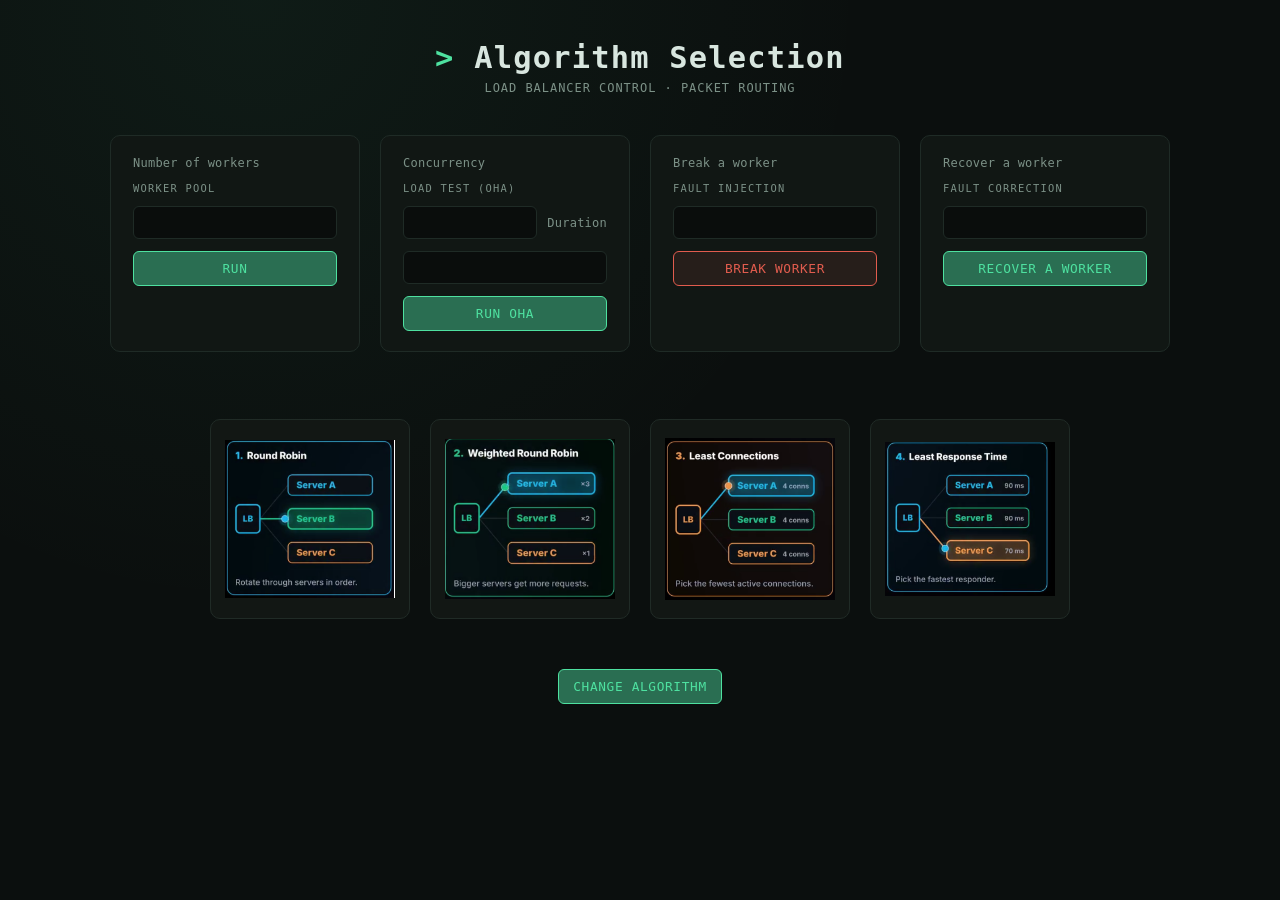
<file: server/hello.html>
<!DOCTYPE html>
<html lang="en">

<head>
    <meta charset="utf-8">
    <title>Jadan AWS!</title>
    <style>
        :root {
            --bg: #0b0f0e;
            --panel: #111714;
            --panel-border: #1f2b26;
            --text: #d8e6df;
            --muted: #7c9187;
            --accent: #4ee1a0;
            --accent-dim: #2a6e52;
            --danger: #e15c4e;
            --mono: "JetBrains Mono", "Fira Code", "SFMono-Regular", Consolas, monospace;
        }

        * {
            box-sizing: border-box;
        }

        body.body {
            margin: 0;
            min-height: 100vh;
            background:
                radial-gradient(circle at 20% 0%, rgba(78, 225, 160, 0.06), transparent 45%),
                var(--bg);
            color: var(--text);
            font-family: var(--mono);
            padding: 40px 24px 80px;
        }

        .title {
            display: flex;
            flex-direction: column;
            align-items: center;
            gap: 6px;
            margin-bottom: 40px;
        }

        .title h1 {
            font-size: 1.9rem;
            letter-spacing: 0.04em;
            margin: 0;
            color: var(--text);
        }

        .title h1::before {
            content: "> ";
            color: var(--accent);
        }

        .title::after {
            content: "load balancer control · packet routing";
            font-size: 0.75rem;
            color: var(--muted);
            letter-spacing: 0.08em;
            text-transform: uppercase;
        }

        .inputs {
            display: flex;
            flex-wrap: wrap;
            justify-content: center;
            gap: 20px;
            max-width: 1060px;
            margin: 0 auto;
        }

        .inputs>div {
            background: var(--panel);
            border: 1px solid var(--panel-border);
            border-radius: 10px;
            padding: 20px 22px;
            display: flex;
            flex-direction: column;
            gap: 12px;
            min-width: 220px;
            flex: 1 1 240px;
            position: relative;
        }

        .inputs>div::before {
            font-size: 0.65rem;
            letter-spacing: 0.12em;
            text-transform: uppercase;
            color: var(--muted);
        }

        .inputs>div:nth-of-type(1)::before {
            content: "worker pool";
        }

        .oha::before {
            content: "load test (oha)";
        }

        .break-worker::before {
            content: "fault injection";
        }

        .recover-worker::before {
            content: "fault correction";
        }

        .oha {
            flex-direction: column;
        }

        .oha>div {
            display: flex;
            align-items: center;
            gap: 10px;
        }

        label {
            font-size: 0.75rem;
            color: var(--muted);
            letter-spacing: 0.02em;
        }

        input[type="text"] {
            background: #0a0d0c;
            border: 1px solid var(--panel-border);
            border-radius: 6px;
            color: var(--text);
            font-family: var(--mono);
            padding: 8px 10px;
            width: 100%;
            outline: none;
            transition: border-color 0.15s ease;
        }

        input[type="text"]:focus {
            border-color: var(--accent);
        }

        .oha>div {
            flex-direction: row-reverse;
            justify-content: flex-end;
        }

        .oha label,
        .break-worker label,
        .recover-worker label,
        .inputs>div:nth-of-type(1) label {
            order: -1;
        }

        button {
            background: var(--accent-dim);
            color: var(--accent);
            border: 1px solid var(--accent);
            border-radius: 6px;
            font-family: var(--mono);
            font-size: 0.8rem;
            letter-spacing: 0.05em;
            text-transform: uppercase;
            padding: 9px 14px;
            cursor: pointer;
            transition: background 0.15s ease, color 0.15s ease;
        }

        button:hover {
            background: var(--accent);
            color: #06120c;
        }

        button:focus-visible {
            outline: 2px solid var(--accent);
            outline-offset: 2px;
        }

        .break-worker button {
            border-color: var(--danger);
            color: var(--danger);
            background: rgba(225, 92, 78, 0.1);
        }

        .break-worker button:hover {
            background: var(--danger);
            color: #1a0c0a;
        }

        .algorithm-selection {
            display: flex;
            flex-wrap: wrap;
            justify-content: center;
            gap: 20px;
            max-width: 1000px;
            margin: 48px auto 0;
        }

        .algorithm-selection img {
            width: 200px;
            height: 200px;
            object-fit: contain;
            background: var(--panel);
            border: 1px solid var(--panel-border);
            border-radius: 10px;
            padding: 14px;
            filter: saturate(0.85);
            transition: border-color 0.15s ease, transform 0.15s ease;
        }

        .algorithm-selection img:hover {
            border-color: var(--accent);
            transform: translateY(-2px);
        }

        .algorithm-selection img:focus {
            border-color: var(--accent);
            transform: translateY(-2px);
        }

        .algorithm-change {
            display: flex;
            justify-content: center;
            padding-top: 50px;
        }
    </style>
    <script>
        let selcted_algorithm;
        function runWorkers() {
            // 1. Select the button element


            let myVariable = document.getElementById('workers').value;

            const xhr = new XMLHttpRequest();

            xhr.open("POST", "http://127.0.0.1:8000/start-workers");
            xhr.setRequestHeader("Content-Type", "application/json; charset=UTF-8");

            const body = JSON.stringify({
                count: myVariable
            });
            xhr.onload = () => {
                if (xhr.readyState == 4 && xhr.status == 200) {
                    console.log(JSON.parse(xhr.responseText));
                } else {
                    console.log(`Error : ${xhr.status}`);
                }

            };
            xhr.send(body);
            //console.log(myVariable);


            const input = document.getElementById('workers').value = '';


        }

        function runOha() {

            let duration = document.getElementById('duration').value;
            let concurrency = document.getElementById('concurrency').value;
            const xhr = new XMLHttpRequest();

            xhr.open("POST", "http://127.0.0.1:8000/start-oha");
            xhr.setRequestHeader("Content-Type", "application/json; charset=UTF-8");

            const body = JSON.stringify({
                concurrency: concurrency,
                duration: duration
            });
            console.log(body);
            xhr.onload = () => {
                if (xhr.readyState == 4 && xhr.status == 200) {
                    console.log(JSON.parse(xhr.responseText));
                } else {
                    console.log(`Error : ${xhr.status}`);
                }

            };
            xhr.send(body);

        }
        function getAlgorithm(element) {
            selcted_algorithm = element.dataset.value;
            console.log("value;:", selcted_algorithm);
        }

        function switch_algorithm() {


            const xhr = new XMLHttpRequest();

            xhr.open("POST", "http://127.0.0.1:8000/switch-algorithm");
            xhr.setRequestHeader("Content-Type", "application/json; charset=UTF-8");

            const body = JSON.stringify({
                algorithm: selcted_algorithm
            });
            console.log(body);
            xhr.onload = () => {
                if (xhr.readyState == 4 && xhr.status == 200) {
                    console.log(JSON.parse(xhr.responseText));
                } else {
                    console.log(`Error : ${xhr.status}`);
                }

            };
            xhr.send(body);


        }

        function break_backend() {
            const xhr = new XMLHttpRequest();

            let name = document.getElementById('brworker').value;

            xhr.open("POST", "http://127.0.0.1:8000/break_backend");
            xhr.setRequestHeader("Content-Type", "application/json; charset=UTF-8");

            const body = JSON.stringify({
                name: name
            });
            console.log(body);
            xhr.onload = () => {
                if (xhr.readyState == 4 && xhr.status == 200) {
                    console.log(JSON.parse(xhr.responseText));
                } else {
                    console.log(`Error : ${xhr.status}`);
                }

            };
            xhr.send(body);
        }
        function recover_backend() {
            const xhr = new XMLHttpRequest();

            let name = document.getElementById('rcworker').value;

            xhr.open("POST", "http://127.0.0.1:8000/recover_backend");
            xhr.setRequestHeader("Content-Type", "application/json; charset=UTF-8");

            const body = JSON.stringify({
                name: name
            });
            console.log(body);
            xhr.onload = () => {
                if (xhr.readyState == 4 && xhr.status == 200) {
                    console.log(JSON.parse(xhr.responseText));
                } else {
                    console.log(`Error : ${xhr.status}`);
                }

            };
            xhr.send(body);
        }









    </script>
</head>

<body class="body">
    <div class="title">
        <h1>Algorithm Selection</h1>
    </div>

    <div class="inputs">
        <div><input type="text" id="workers">
            <label for="workers">Number of workers</label>
            <button onclick="runWorkers()" id="workerButton">Run</button>
        </div>

        <div class="oha">
            <div>
                <input type="text" id="duration">
                <label for="duration">Duration</label>
            </div>

            <input type="text" id="concurrency">
            <label for="concurrency">Concurrency</label>
            <button onclick="runOha()" id="ohaButton">Run Oha</button>
        </div>

        <div class="break-worker">
            <input type="text" id="brworker">
            <label for="brworker">Break a worker</label>
            <button onclick="break_backend()">Break worker</button>

        </div>
        <div class="recover-worker">

            <input type="text" id="rcworker">
            <label for="brworker">Recover a worker</label>
            <button onclick="recover_backend()">Recover a worker</button>
        </div>

    </div>
    <br>
    <div class="algorithm-selection" id="algorithm-selection">
        <img tabindex="0" src="assets/roundrobin.png" data-value="round_robin" class="selectable-img"
            onclick="getAlgorithm(this)" />
        <img tabindex="1" src="assets/weightedroundrobin.png" data-value="weighted_round_robin" class="selectable-img"
            onclick="getAlgorithm(this)" />
        <img tabindex="2" src="assets/leastconnections.png" data-value="least_connections" class="selectable-img"
            onclick="getAlgorithm(this)"/>
        <img tabindex="3" src="assets/leastresponsetime.png" data-value="least_response_time" class="selectable-img"
            onclick="getAlgorithm(this)" />


    </div>
    <div class="algorithm-change">

        <button id="change-algorithm" onclick="switch_algorithm()">Change algorithm</button>
    </div>
</body>

</html>
</file>
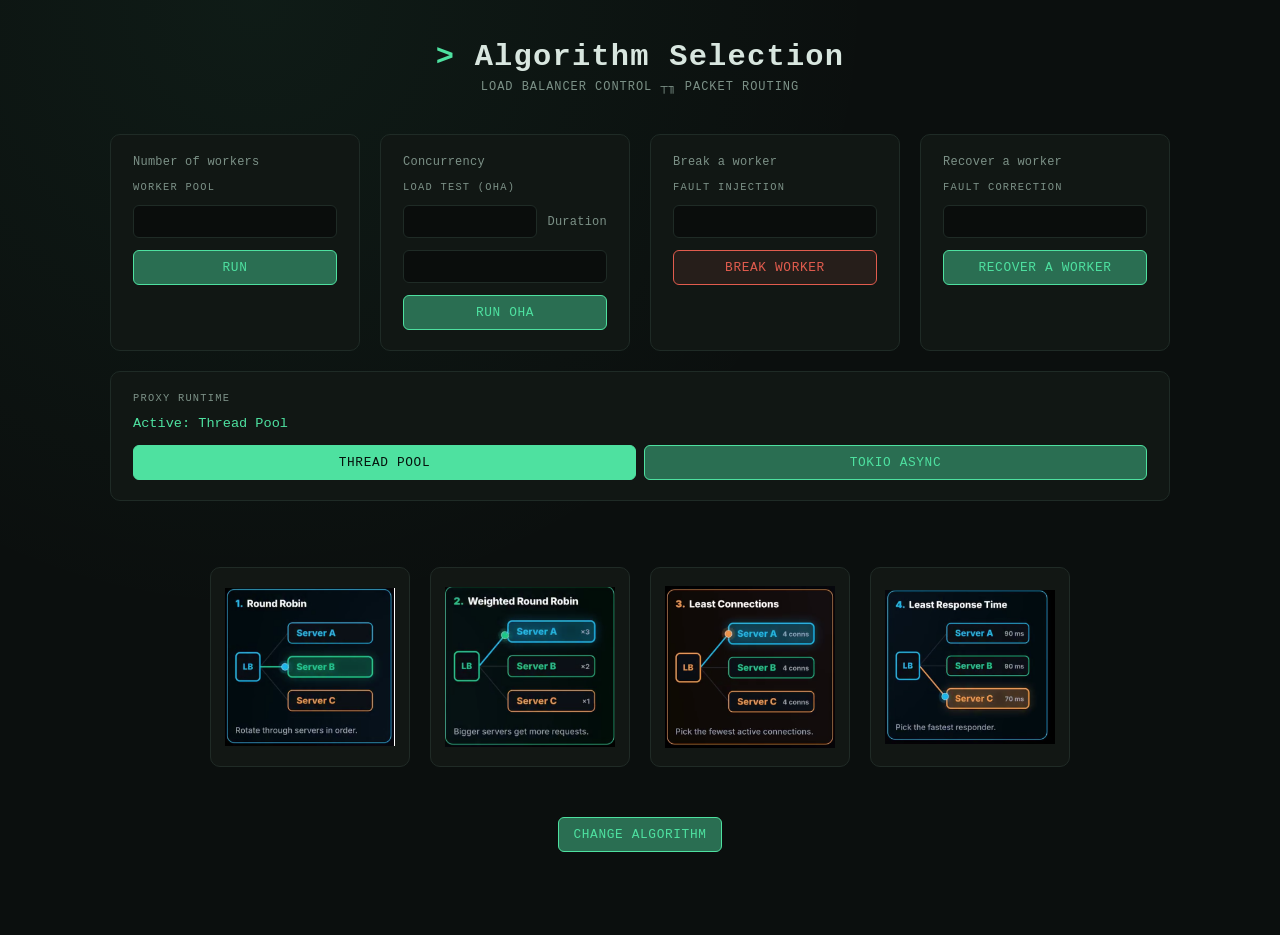
<file: server/web/hello.html>
﻿<!DOCTYPE html>
<html lang="en">

<head>
    <meta charset="utf-8">
    <title>Jadan AWS!</title>
    <style>
        :root {
            --bg: #0b0f0e;
            --panel: #111714;
            --panel-border: #1f2b26;
            --text: #d8e6df;
            --muted: #7c9187;
            --accent: #4ee1a0;
            --accent-dim: #2a6e52;
            --danger: #e15c4e;
            --mono: "JetBrains Mono", "Fira Code", "SFMono-Regular", Consolas, monospace;
        }

        * {
            box-sizing: border-box;
        }

        body.body {
            margin: 0;
            min-height: 100vh;
            background:
                radial-gradient(circle at 20% 0%, rgba(78, 225, 160, 0.06), transparent 45%),
                var(--bg);
            color: var(--text);
            font-family: var(--mono);
            padding: 40px 24px 80px;
        }

        .title {
            display: flex;
            flex-direction: column;
            align-items: center;
            gap: 6px;
            margin-bottom: 40px;
        }

        .title h1 {
            font-size: 1.9rem;
            letter-spacing: 0.04em;
            margin: 0;
            color: var(--text);
        }

        .title h1::before {
            content: "> ";
            color: var(--accent);
        }

        .title::after {
            content: "load balancer control ┬╖ packet routing";
            font-size: 0.75rem;
            color: var(--muted);
            letter-spacing: 0.08em;
            text-transform: uppercase;
        }

        .inputs {
            display: flex;
            flex-wrap: wrap;
            justify-content: center;
            gap: 20px;
            max-width: 1060px;
            margin: 0 auto;
        }

        .inputs>div {
            background: var(--panel);
            border: 1px solid var(--panel-border);
            border-radius: 10px;
            padding: 20px 22px;
            display: flex;
            flex-direction: column;
            gap: 12px;
            min-width: 220px;
            flex: 1 1 240px;
            position: relative;
        }

        .inputs>div::before {
            font-size: 0.65rem;
            letter-spacing: 0.12em;
            text-transform: uppercase;
            color: var(--muted);
        }

        .inputs>div:nth-of-type(1)::before {
            content: "worker pool";
        }

        .oha::before {
            content: "load test (oha)";
        }

        .break-worker::before {
            content: "fault injection";
        }

        .recover-worker::before {
            content: "fault correction";
        }

        .runtime-mode::before {
            content: "proxy runtime";
        }

        .runtime-btn-active {
            background: var(--accent) !important;
            color: #06120c !important;
        }

        .oha {
            flex-direction: column;
        }

        .oha>div {
            display: flex;
            align-items: center;
            gap: 10px;
        }

        label {
            font-size: 0.75rem;
            color: var(--muted);
            letter-spacing: 0.02em;
        }

        input[type="text"] {
            background: #0a0d0c;
            border: 1px solid var(--panel-border);
            border-radius: 6px;
            color: var(--text);
            font-family: var(--mono);
            padding: 8px 10px;
            width: 100%;
            outline: none;
            transition: border-color 0.15s ease;
        }

        input[type="text"]:focus {
            border-color: var(--accent);
        }

        .oha>div {
            flex-direction: row-reverse;
            justify-content: flex-end;
        }

        .oha label,
        .break-worker label,
        .recover-worker label,
        .inputs>div:nth-of-type(1) label {
            order: -1;
        }

        button {
            background: var(--accent-dim);
            color: var(--accent);
            border: 1px solid var(--accent);
            border-radius: 6px;
            font-family: var(--mono);
            font-size: 0.8rem;
            letter-spacing: 0.05em;
            text-transform: uppercase;
            padding: 9px 14px;
            cursor: pointer;
            transition: background 0.15s ease, color 0.15s ease;
        }

        button:hover {
            background: var(--accent);
            color: #06120c;
        }

        button:focus-visible {
            outline: 2px solid var(--accent);
            outline-offset: 2px;
        }

        .break-worker button {
            border-color: var(--danger);
            color: var(--danger);
            background: rgba(225, 92, 78, 0.1);
        }

        .break-worker button:hover {
            background: var(--danger);
            color: #1a0c0a;
        }

        .algorithm-selection {
            display: flex;
            flex-wrap: wrap;
            justify-content: center;
            gap: 20px;
            max-width: 1000px;
            margin: 48px auto 0;
        }

        .algorithm-selection img {
            width: 200px;
            height: 200px;
            object-fit: contain;
            background: var(--panel);
            border: 1px solid var(--panel-border);
            border-radius: 10px;
            padding: 14px;
            filter: saturate(0.85);
            transition: border-color 0.15s ease, transform 0.15s ease;
        }

        .algorithm-selection img:hover {
            border-color: var(--accent);
            transform: translateY(-2px);
        }

        .algorithm-selection img:focus {
            border-color: var(--accent);
            transform: translateY(-2px);
        }

        .algorithm-change {
            display: flex;
            justify-content: center;
            padding-top: 50px;
        }
    </style>
    <script>
        let selcted_algorithm;
        function runWorkers() {
            // 1. Select the button element


            let myVariable = document.getElementById('workers').value;

            const xhr = new XMLHttpRequest();

            xhr.open("POST", "http://127.0.0.1:8000/start-workers");
            xhr.setRequestHeader("Content-Type", "application/json; charset=UTF-8");

            const body = JSON.stringify({
                count: myVariable
            });
            xhr.onload = () => {
                if (xhr.readyState == 4 && xhr.status == 200) {
                    console.log(JSON.parse(xhr.responseText));
                } else {
                    console.log(`Error : ${xhr.status}`);
                }

            };
            xhr.send(body);
            //console.log(myVariable);


            const input = document.getElementById('workers').value = '';


        }

        function runOha() {

            let duration = document.getElementById('duration').value;
            let concurrency = document.getElementById('concurrency').value;
            const xhr = new XMLHttpRequest();

            xhr.open("POST", "http://127.0.0.1:8000/start-oha");
            xhr.setRequestHeader("Content-Type", "application/json; charset=UTF-8");

            const body = JSON.stringify({
                concurrency: concurrency,
                duration: duration
            });
            console.log(body);
            xhr.onload = () => {
                if (xhr.readyState == 4 && xhr.status == 200) {
                    console.log(JSON.parse(xhr.responseText));
                } else {
                    console.log(`Error : ${xhr.status}`);
                }

            };
            xhr.send(body);

        }
        function getAlgorithm(element) {
            selcted_algorithm = element.dataset.value;
            console.log("value;:", selcted_algorithm);
        }

        function switch_algorithm() {


            const xhr = new XMLHttpRequest();

            xhr.open("POST", "http://127.0.0.1:8000/switch-algorithm");
            xhr.setRequestHeader("Content-Type", "application/json; charset=UTF-8");

            const body = JSON.stringify({
                algorithm: selcted_algorithm
            });
            console.log(body);
            xhr.onload = () => {
                if (xhr.readyState == 4 && xhr.status == 200) {
                    console.log(JSON.parse(xhr.responseText));
                } else {
                    console.log(`Error : ${xhr.status}`);
                }

            };
            xhr.send(body);


        }

        function break_backend() {
            const xhr = new XMLHttpRequest();

            let name = document.getElementById('brworker').value;

            xhr.open("POST", "http://127.0.0.1:8000/break_backend");
            xhr.setRequestHeader("Content-Type", "application/json; charset=UTF-8");

            const body = JSON.stringify({
                name: name
            });
            console.log(body);
            xhr.onload = () => {
                if (xhr.readyState == 4 && xhr.status == 200) {
                    console.log(JSON.parse(xhr.responseText));
                } else {
                    console.log(`Error : ${xhr.status}`);
                }

            };
            xhr.send(body);
        }
        function recover_backend() {
            const xhr = new XMLHttpRequest();

            let name = document.getElementById('rcworker').value;

            xhr.open("POST", "http://127.0.0.1:8000/recover_backend");
            xhr.setRequestHeader("Content-Type", "application/json; charset=UTF-8");

            const body = JSON.stringify({
                name: name
            });
            console.log(body);
            xhr.onload = () => {
                if (xhr.readyState == 4 && xhr.status == 200) {
                    console.log(JSON.parse(xhr.responseText));
                } else {
                    console.log(`Error : ${xhr.status}`);
                }

            };
            xhr.send(body);
        }









        function updateRuntimeUI(runtime) {
            const statusEl = document.getElementById('runtime-status');
            const btnPool = document.getElementById('btn-threadpool');
            const btnAsync = document.getElementById('btn-async');

            if (runtime === 'async') {
                if (statusEl) statusEl.textContent = 'Active: Tokio Async';
                if (btnAsync) btnAsync.classList.add('runtime-btn-active');
                if (btnPool) btnPool.classList.remove('runtime-btn-active');
            } else {
                if (statusEl) statusEl.textContent = 'Active: Thread Pool';
                if (btnPool) btnPool.classList.add('runtime-btn-active');
                if (btnAsync) btnAsync.classList.remove('runtime-btn-active');
            }
        }

        function switchRuntime(mode) {
            const body = JSON.stringify({ runtime: mode });

            fetch("http://127.0.0.1:8000/switch-runtime", {
                method: "POST",
                headers: { "Content-Type": "application/json" },
                body: body
            })
            .then(res => {
                if (!res.ok) throw new Error("HTTP " + res.status);
                return res.json();
            })
            .then(data => {
                console.log("Switched runtime via 8000:", data);
                updateRuntimeUI(mode);
            })
            .catch(err => {
                console.log("Port 8000 failed, trying direct 7880...", err);
                fetch("http://127.0.0.1:7880/runtime", {
                    method: "POST",
                    headers: { "Content-Type": "application/json" },
                    body: body
                })
                .then(res => res.json())
                .then(data => {
                    console.log("Switched runtime via 7880:", data);
                    updateRuntimeUI(mode);
                })
                .catch(e => {
                    console.error("Failed to switch runtime:", e);
                    alert("Failed to switch runtime: " + e.message);
                });
            });
        }

        function fetchCurrentRuntime() {
            fetch("http://127.0.0.1:8000/runtime")
                .then(res => res.json())
                .then(data => {
                    if (data && data.runtime) {
                        updateRuntimeUI(data.runtime);
                    }
                })
                .catch(() => {
                    fetch("http://127.0.0.1:7880/runtime")
                        .then(res => res.json())
                        .then(data => {
                            if (data && data.runtime) {
                                updateRuntimeUI(data.runtime);
                            }
                        })
                        .catch(() => {
                            updateRuntimeUI('thread_pool');
                        });
                });
        }

        window.addEventListener('DOMContentLoaded', () => {
            fetchCurrentRuntime();
        });
    </script>
</head>

<body class="body">
    <div class="title">
        <h1>Algorithm Selection</h1>
    </div>

    <div class="inputs">
        <div><input type="text" id="workers">
            <label for="workers">Number of workers</label>
            <button onclick="runWorkers()" id="workerButton">Run</button>
        </div>

        <div class="oha">
            <div>
                <input type="text" id="duration">
                <label for="duration">Duration</label>
            </div>

            <input type="text" id="concurrency">
            <label for="concurrency">Concurrency</label>
            <button onclick="runOha()" id="ohaButton">Run Oha</button>
        </div>

        <div class="break-worker">
            <input type="text" id="brworker">
            <label for="brworker">Break a worker</label>
            <button onclick="break_backend()">Break worker</button>

        </div>
        <div class="recover-worker">

            <input type="text" id="rcworker">
            <label for="brworker">Recover a worker</label>
            <button onclick="recover_backend()">Recover a worker</button>
        </div>

        <div class="runtime-mode">
            <div id="runtime-status" style="font-size: 0.85rem; color: var(--accent); margin-bottom: 2px;">Active: Thread Pool</div>
            <div style="display: flex; gap: 8px;">
                <button type="button" id="btn-threadpool" class="runtime-btn-active" onclick="switchRuntime('thread_pool')" style="flex: 1;">Thread Pool</button>
                <button type="button" id="btn-async" onclick="switchRuntime('async')" style="flex: 1;">Tokio Async</button>
            </div>
        </div>

    </div>
    <br>
    <div class="algorithm-selection" id="algorithm-selection">
        <img tabindex="0" src="assets/roundrobin.png" data-value="round_robin" class="selectable-img"
            onclick="getAlgorithm(this)" />
        <img tabindex="1" src="assets/weightedroundrobin.png" data-value="weighted_round_robin" class="selectable-img"
            onclick="getAlgorithm(this)" />
        <img tabindex="2" src="assets/leastconnections.png" data-value="least_connections" class="selectable-img"
            onclick="getAlgorithm(this)"/>
        <img tabindex="3" src="assets/leastresponsetime.png" data-value="least_response_time" class="selectable-img"
            onclick="getAlgorithm(this)" />


    </div>
    <div class="algorithm-change">

        <button id="change-algorithm" onclick="switch_algorithm()">Change algorithm</button>
    </div>
</body>

</html>
</file>
